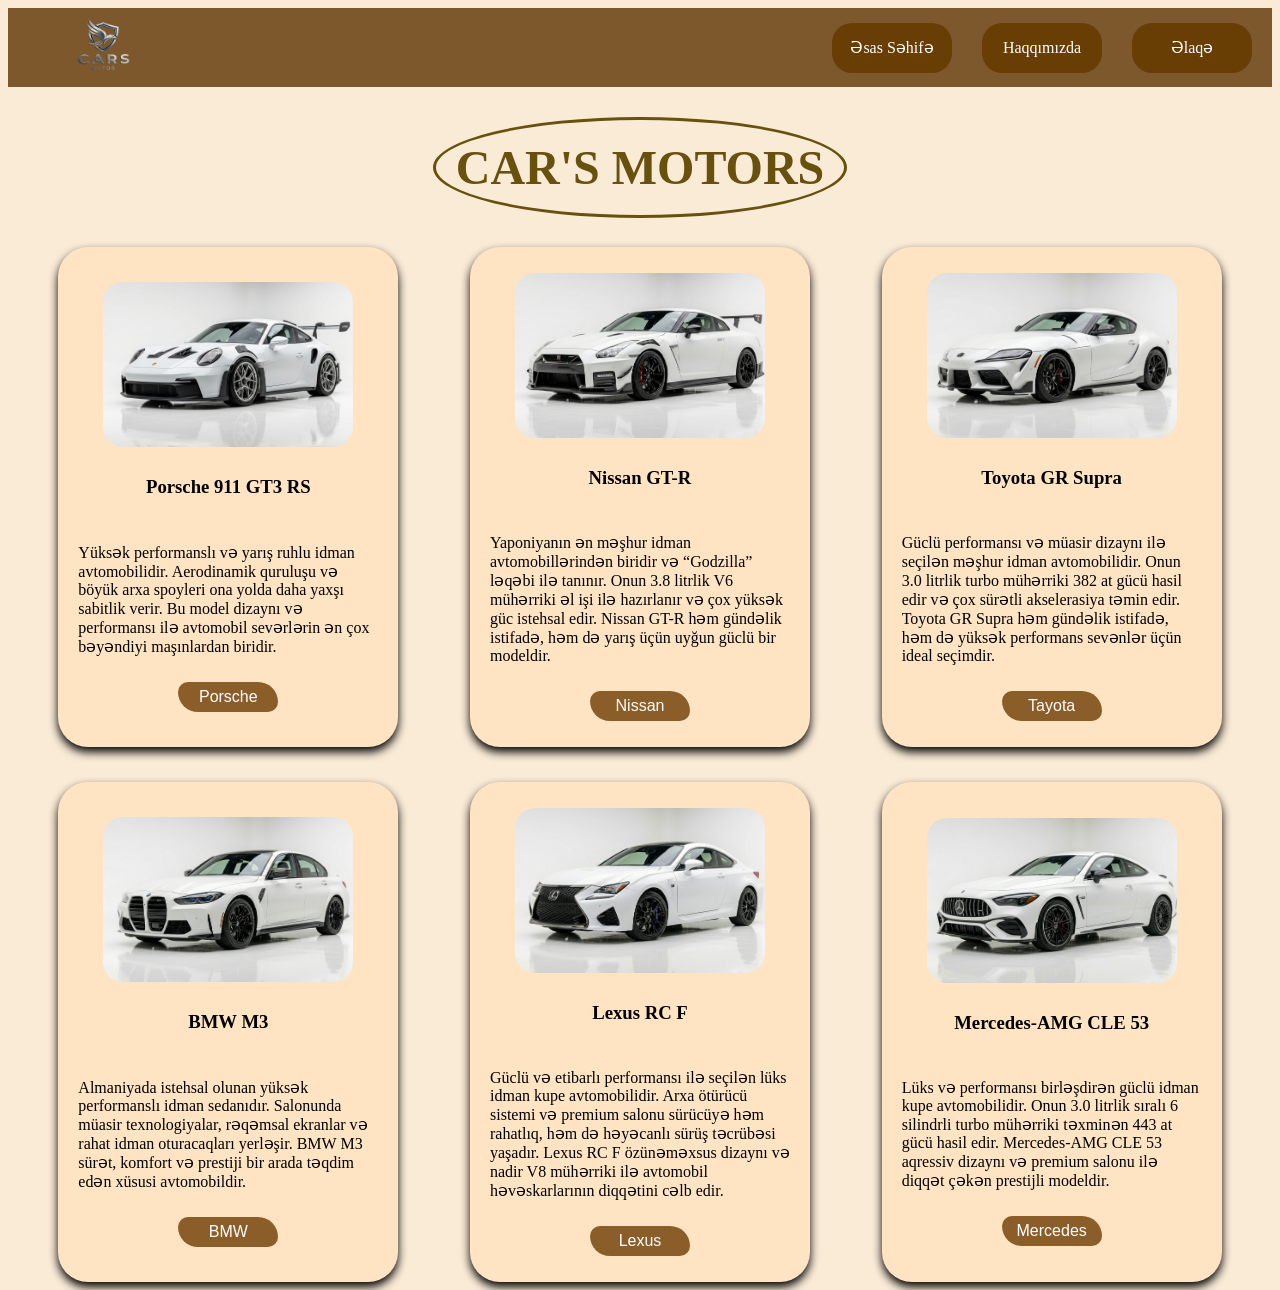
<file: index.html>
<!DOCTYPE html>
<html lang="en">

<head>
    <meta charset="UTF-8">
    <meta name="viewport"
        content="width=device-width, initial-scale=1.0">
    <title>Document</title>
    <link rel="stylesheet"
        href="style.css">
</head>

<body>

    <header>
        <div class="logo">
            <img src="assets/logo.png"
                alt="Logo">
        </div>
        <nav>
            <a href="#">Əsas Səhifə</a>
            <a href="#">Haqqımızda</a>
            <a href="#">Əlaqə</a>
        </nav>
    </header>

    <div class="head">
        <h1>CAR'S MOTORS</h1>
    </div>

    <div class="container">
        <div class="box porsche">
            <img src="assets/porsche.png"
                alt="Porsche 911 GT3 RS">
            <h3>Porsche 911 GT3 RS</h3>
            <p>Yüksək performanslı və yarış ruhlu idman avtomobilidir. Aerodinamik quruluşu və böyük arxa spoyleri ona
                yolda daha yaxşı sabitlik
                verir. Bu model dizaynı və performansı ilə avtomobil sevərlərin ən çox bəyəndiyi maşınlardan biridir.
            </p>
            <button><a href="https://www.porsche.com.tr/">Porsche</a></button>
        </div>
        <div class="box nissan">
            <img src="assets/nissan.png"
                alt="Nissan GT-R">
            <h3>Nissan GT-R</h3>
            <p>Yaponiyanın ən məşhur idman avtomobillərindən biridir və “Godzilla” ləqəbi ilə tanınır. Onun 3.8 litrlik
                V6 mühərriki əl işi ilə hazırlanır və çox yüksək güc istehsal edir. Nissan GT-R həm gündəlik istifadə,
                həm də yarış
                üçün uyğun güclü bir modeldir.</p>
            <button><a href="https://www.nissan.com.tr/">Nissan</a></button>
        </div>
        <div class="box toyota">
            <img src="assets/toyota.png"
                alt="Toyota GR Supra">
            <h3>Toyota GR Supra</h3>
            <p>Güclü performansı və müasir dizaynı ilə seçilən məşhur idman avtomobilidir. Onun 3.0
                litrlik turbo mühərriki 382 at gücü hasil edir və çox sürətli akselerasiya təmin edir. Toyota GR Supra
                həm
                gündəlik istifadə, həm də yüksək performans sevənlər üçün ideal seçimdir. </p>
            <button><a href="https://www.toyota.com.tr/">Tayota</a></button>
        </div>
        <div class="box bmw">
            <img src="assets/bmw.png"
                alt="BMW M3">
            <h3>BMW M3</h3>
            <p>Almaniyada istehsal olunan yüksək performanslı idman sedanıdır. Salonunda müasir texnologiyalar, rəqəmsal
                ekranlar və
                rahat idman oturacaqları yerləşir. BMW M3 sürət, komfort və prestiji bir arada təqdim edən xüsusi
                avtomobildir.</p>
            <button><a href="https://www.bmw.com.tr/">BMW</a></button>
        </div>
        <div class="box lexus">
            <img src="assets/lexus.png"
                alt="Lexus RC F">
            <h3>Lexus RC F</h3>
            <p>Güclü və etibarlı performansı ilə seçilən lüks idman kupe avtomobilidir. Arxa ötürücü sistemi və premium
                salonu sürücüyə həm rahatlıq, həm də həyəcanlı sürüş təcrübəsi yaşadır. Lexus RC F özünəməxsus dizaynı
                və nadir V8 mühərriki ilə avtomobil həvəskarlarının diqqətini cəlb edir. </p>
            <button><a href="https://www.lexus.com.tr/">Lexus</a></button>
        </div>
        <div class="box mercedes">
            <img src="assets/mercedes.png"
                alt="Mercedes-AMG CLE 53">
            <h3>Mercedes-AMG CLE 53</h3>
            <p>Lüks və performansı birləşdirən güclü idman kupe avtomobilidir. Onun 3.0 litrlik sıralı 6 silindrli
                turbo mühərriki təxminən 443 at gücü hasil edir. Mercedes-AMG CLE 53 aqressiv dizaynı və
                premium salonu ilə diqqət çəkən prestijli modeldir.</p>
            <button><a href="https://www.mercedes-benz.com.tr/">Mercedes</a></button>
        </div>
    </div>
</body>

</html>
</file>
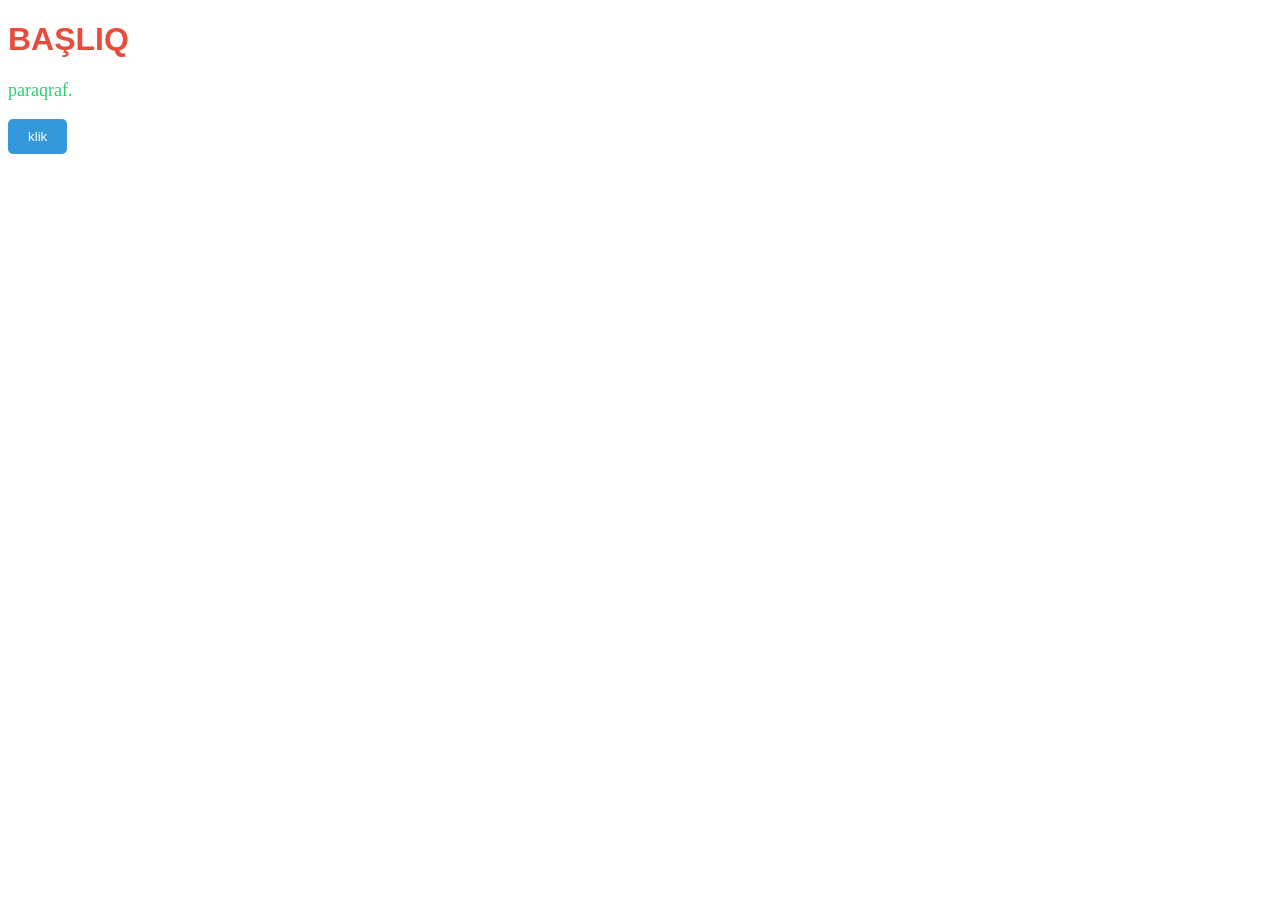
<file: A/index.html>
<!DOCTYPE html>
<html lang="az">
<head>
    <meta charset="UTF-8">
    <meta name="viewport" content="width=device-width, initial-scale=1.0">
    <title>test</title>
    <link rel="stylesheet" href="style.css">

    <style>
      
        p {
            color: #2ecc71;
            font-size: 18px;
        }
    </style>
</head>
<body>

    <h1 class="a" style="color: #e74c3c;"> başlıq</h1>

    <p>paraqraf.</p>

    <button id="btn">klik</button>

</body>
</html>
</file>
<file: style.css>
body {
    background-color: antiquewhite;
}

a {
    text-decoration: none;
    color: white;
}

header {
    display: flex;
    justify-content: space-between;
    align-items: center;
    background-color: #7e582d;
    padding: 0 20px;
}

.logo img {
    width: 150px;
    height: 75px;
}

.logo:hover {
    transform: scale(1.1);
    transition: all 0.5s ease;
}

nav {
    display: flex;
    gap: 30px;
}

nav a {
    text-decoration: none;
    color: white;
    background-color: #683e05;
    width: 120px;
    text-align: center;
    height: 50px;
    border-radius: 20px;
    display: flex;
    align-items: center;
    justify-content: center;
}

nav a:hover {
    background-color: #b98c55;
    transition: all 0.5s ease;
    transform: scale(1.1);
}

.head {
    display: flex;
    justify-content: center;
    align-items: center;
    height: 160px;
    width: 500px;
    margin: 0 auto;

}

.head:hover h1 {
    transform: scale(1.2) rotate(3deg);
    transition: all 0.5s ease;
}

h1 {
    color: #68500d;
    font-size: 3rem;
    border: 3px solid #68500d;
    border-radius: 50%;
    padding: 20px;
}

.container {
    max-width: 1200px;
    justify-items: center;
    align-items: center;
    gap: 35px;
    height: auto;
    margin: 0 auto;
    display: grid;
    grid-template-columns: repeat(3, 1fr);
}

.box {
    display: flex;
    flex-direction: column;
    justify-content: center;
    align-items: center;
    border-radius: 30px;
    box-shadow: 0 5px 10px black;
    width: 300px;
    height: 500px;
    padding: 0 20px;
    gap: 10px;
    background-color: bisque;
    transition: all 0.5s ease;
}

.box:hover {
    transform: scale(1.1);
    background-color: #b98c55;
}

.box:hover img {
    transform: scale(1.1);
    transform: rotate(3deg);
    transition: all 0.5s ease;
}

.box:hover button {
    transform: scale(1.1);
    transition: all 0.5s ease;
    background-color: bisque;
}

.box:hover a {
    color: black;
}

.box:hover h3 {
    transition: all 0.5s ease;
    color: aliceblue;
    font-size: 1.4rem;
}

.box img {
    height: 33%;
    width: 250px;
    object-fit: cover;
    border-radius: 20px;
    object-fit: cover;
}

.box button {
    width: 100px;
    height: 30px;
    border-radius: 20px 40px;
    border: none;
    cursor: pointer;
    background-color: #8b5e29;
    font-size: 1rem;
    font-style: bold;
}

@media (max-width: 576px){
    .container{
        grid-template-columns: repeat(1, 1fr);
    }
    nav a{
        display: none;
    }
    .logo{
        margin: 0 auto;
    }
}
@media (min-width: 576px) and (max-width: 992px){
    .container{
        grid-template-columns: repeat(2, 1fr);
    }
    nav a{
        display: none;
    }
    .logo{
        margin: 0 auto;
    }
}
</file>
<file: A/style.css>
#btn {
    background-color: #3498db;
    color: white;
    padding: 10px 20px;
    border: none;
    border-radius: 5px;
    cursor: pointer;
}


.a {
    font-family: sans-serif;
    text-transform: uppercase;
}
</file>
